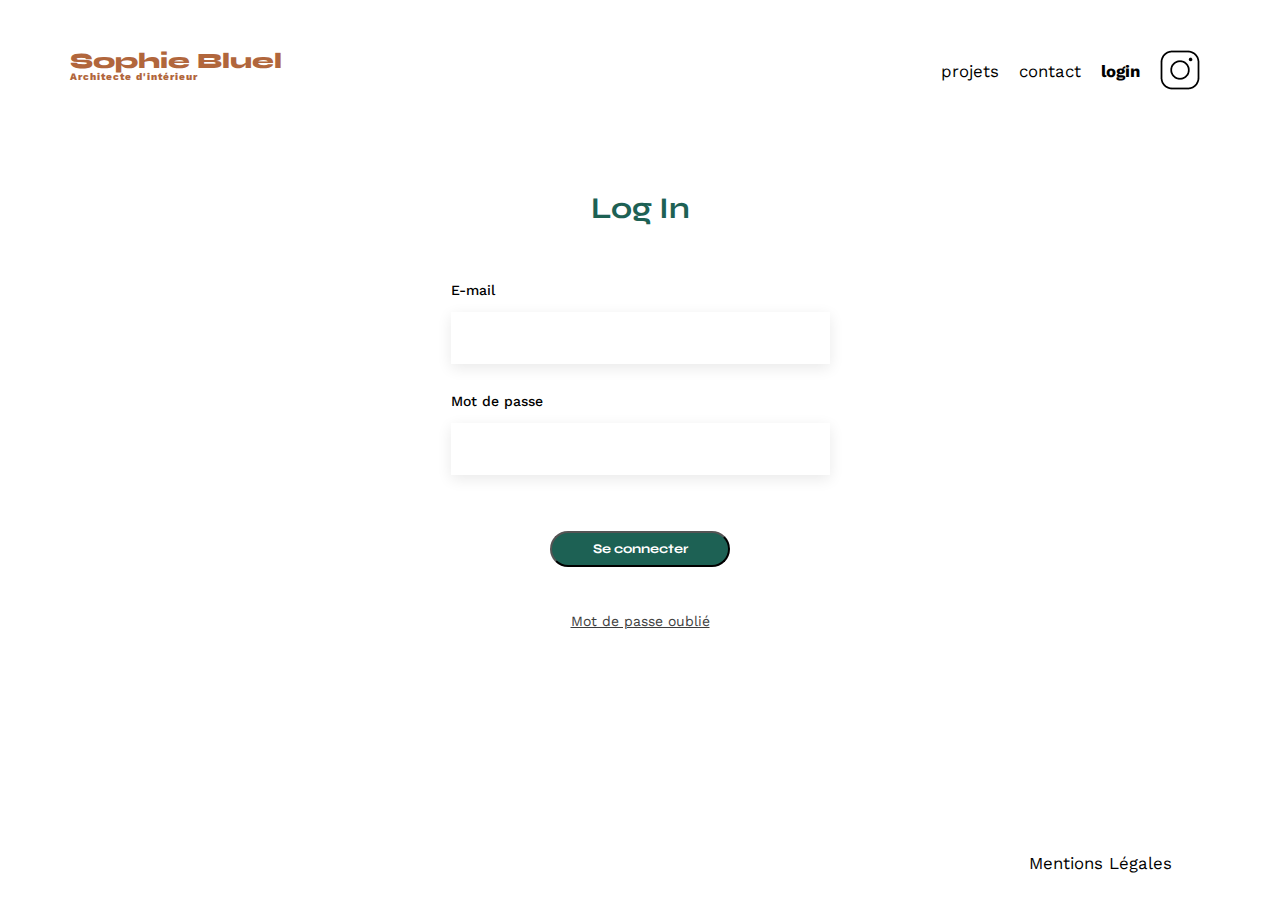
<file: FrontEnd/login.html>
<!DOCTYPE html>
<html lang="fr">
<head>
    <meta charset="UTF-8">
    <title>Sophie Bluel - Connexion</title>
    <meta name="viewport" content="width=device-width, initial-scale=1.0">
    <link rel="preconnect" href="https://fonts.googleapis.com">
    <link rel="preconnect" href="https://fonts.gstatic.com" crossorigin>
    <link href="https://fonts.googleapis.com/css2?family=Syne:wght@700;800&family=Work+Sans&display=swap" rel="stylesheet">
    <meta name="description" content="">
    <link rel="stylesheet" href="./assets/style.css">
    <link rel="stylesheet" href="./assets/login.css">
    <script src="./assets/login.js" defer></script>
</head>
<body>
    <header>
        <h1>Sophie Bluel <span>Architecte d'intérieur</span></h1>
        <nav>
            <ul>
                <li><a href="index.html">projets</a></li>
                <li><a href="index.html#contact">contact</a></li>
                <li><a href="login.html" style="font-weight: bold;">login</a></li>
                <li><img src="./assets/icons/instagram.png" alt="Instagram"></li>
            </ul>
        </nav>
    </header>
    <main>
        <section id="login">
            <h2>Log In</h2>
            <form action="#" method="post">
                <label for="email">E-mail</label>
                <input type="email" name="email" id="email" required>
                
                <label for="password">Mot de passe</label>
                <input type="password" name="password" id="password" required>
                
                <div id="error-message"></div>
                
                <input type="submit" value="Se connecter">
            </form>
            <a href="#" class="forgot-password">Mot de passe oublié</a>
        </section>
    </main>

    <footer>
        <nav>
            <ul>
                <li>Mentions Légales</li>
            </ul>
        </nav>
    </footer>
</body>
</html>
</file>
<file: FrontEnd/assets/login.css>
body {
    display: flex;
    flex-direction: column;
    min-height: 100vh;  /* Force la page à faire au minimum 100% de la hauteur de l'écran */
}

/* Le main pousse le footer vers le bas */
main {
    flex: 1;
}

a {
    text-decoration: none;
    color: inherit;
}

#login {
    width: 379px;
    margin: auto;
    text-align: center;
    padding-top: 50px; /* Un peu d'espace avec le header */
}

/* Espacement du titre "Log In" */
#login h2 {
    margin-bottom: 20px;
}

/* Mise en forme du formulaire (les champs les uns sous les autres) */
#login form {
    text-align: left;
    margin-top: 30px;
    display: flex;
    flex-direction: column;
}

/* Style des labels (Email, Mot de passe) */
#login label {
    margin: 30px 0 15px 0;
    font-weight: 500;
}

/* Style des champs de saisie (reprise du style #contact) */
#login input[type="email"],
#login input[type="password"] {
    height: 50px;
    font-size: 16px;
    border: none;
    box-shadow: 0px 4px 14px rgba(0, 0, 0, 0.09); /* Ajoute l'ombre portée (style Sophie Bluel) */
    outline: none; /* Enlève la bordure bleue au clic */
    padding-left: 10px; /* Petit espace pour que le texte ne colle pas au bord */
}

/* Style du bouton de connexion */
/* Note : Le style de base est déjà dans style.css, ici on ajuste juste le curseur */
#login input[type="submit"] {
	font-family: 'Syne';
	font-weight: 700;
	color: white;
	background-color: #1D6154;
	margin : 2em auto ;
	width: 180px;
    height: 36px;
	text-align: center;
	border-radius: 60px ;
    cursor: pointer;
}

/* Style du lien "Mot de passe oublié" */
.forgot-password {
    display: block;
    margin-top: 20px;
    text-decoration: underline;
    color: #3D3D3D;
    font-family: 'Work Sans', sans-serif;
    font-size: 14px;
}

/* Style du message d'erreur */
#error-message {
    color: red;
    font-weight: 700;
    text-align: center;
    margin-top: 20px;
    margin-bottom: 10px;
    font-size: 14px;
}
</file>
<file: FrontEnd/assets/style.css>
/* http://meyerweb.com/eric/tools/css/reset/
   v2.0 | 20110126
   License: none (public domain)
*/

html, body, div, span, applet, object, iframe,
h1, h2, h3, h4, h5, h6, p, blockquote, pre,
a, abbr, acronym, address, big, cite, code,
del, dfn, em, img, ins, kbd, q, s, samp,
small, strike, strong, sub, sup, tt, var,
b, u, i, center,
dl, dt, dd, ol, ul, li,
fieldset, form, label, legend,
table, caption, tbody, tfoot, thead, tr, th, td,
article, aside, canvas, details, embed,
figure, figcaption, footer, header, hgroup,
menu, nav, output, ruby, section, summary,
time, mark, audio, video {
	margin: 0;
	padding: 0;
	border: 0;
	font-size: 100%;
	font: inherit;
	vertical-align: baseline;
}
/* HTML5 display-role reset for older browsers */
article, aside, details, figcaption, figure,
footer, header, hgroup, menu, nav, section {
	display: block;
}
body {
	line-height: 1;
}
ol, ul {
	list-style: none;
}
blockquote, q {
	quotes: none;
}
blockquote:before, blockquote:after,
q:before, q:after {
	content: '';
	content: none;
}
table {
	border-collapse: collapse;
	border-spacing: 0;
}
/** end reset css**/
body {
	max-width: 1140px;
	margin:auto;
	font-family: 'Work Sans' ;
	font-size: 14px;
}
header {
	display: flex;
	justify-content: space-between;
	margin: 50px 0
}
section {
	margin: 50px 0
}

h1{
	display: flex;
	flex-direction: column;
	font-family: 'Syne';
	font-size: 22px;
	font-weight: 800;
	color: #B1663C
}

h1 > span {
	font-family: 'Work Sans';
	font-size:10px;
	letter-spacing: 0.1em;
;
}

h2{
	font-family: 'Syne';
	font-weight: 700;
	font-size: 30px;
	color: #1D6154
}
nav ul {
	display: flex;
	align-items: center;
	list-style-type: none;

}
nav li {
	padding: 0 10px;
	font-size: 1.2em;
}

li:hover {
	color: #B1663C;
}
#introduction {
	display: flex;
	align-items: center;
}
#introduction figure {
	flex: 1
}
#introduction img {
	display: block;
	margin: auto;
	width: 80%;
}

#introduction article {
	flex: 1
}
#introduction h2 {
	margin-bottom: 1em;
}

#introduction p {
	margin-bottom: 0.5em;
}
#portfolio h2 {
	text-align: center;
	margin-bottom: 1em;
}
.gallery {
	width: 100%;
	display: grid;
	grid-template-columns: 1fr 1fr 1fr;
	grid-column-gap: 20px;
	grid-row-gap: 20px;
}

.gallery img {
	width: 100%;

}
#contact {
	width: 50%;
margin: auto;
}
#contact > * {
	text-align: center;

}
#contact h2{
	margin-bottom: 20px;
}
#contact form {
	text-align: left;
	margin-top:30px;
	display: flex;
	flex-direction: column;
}

#contact input {
	height: 50px;
	font-size: 1.2em;
	border: none;
	box-shadow: 0px 4px 14px rgba(0, 0, 0, 0.09);
}
#contact label {
	margin: 2em 0 1em 0;
}
#contact textarea {
	border: none;
	box-shadow: 0px 4px 14px rgba(0, 0, 0, 0.09);
}

input[type="submit"]{
	font-family: 'Syne';
	font-weight: 700;
	color: white;
	background-color: #1D6154;
	margin : 2em auto ;
	width: 180px;
	text-align: center;
	border-radius: 60px ;
}

footer nav ul {
	display: flex;
	justify-content: flex-end;
	margin: 2em
}
</file>
